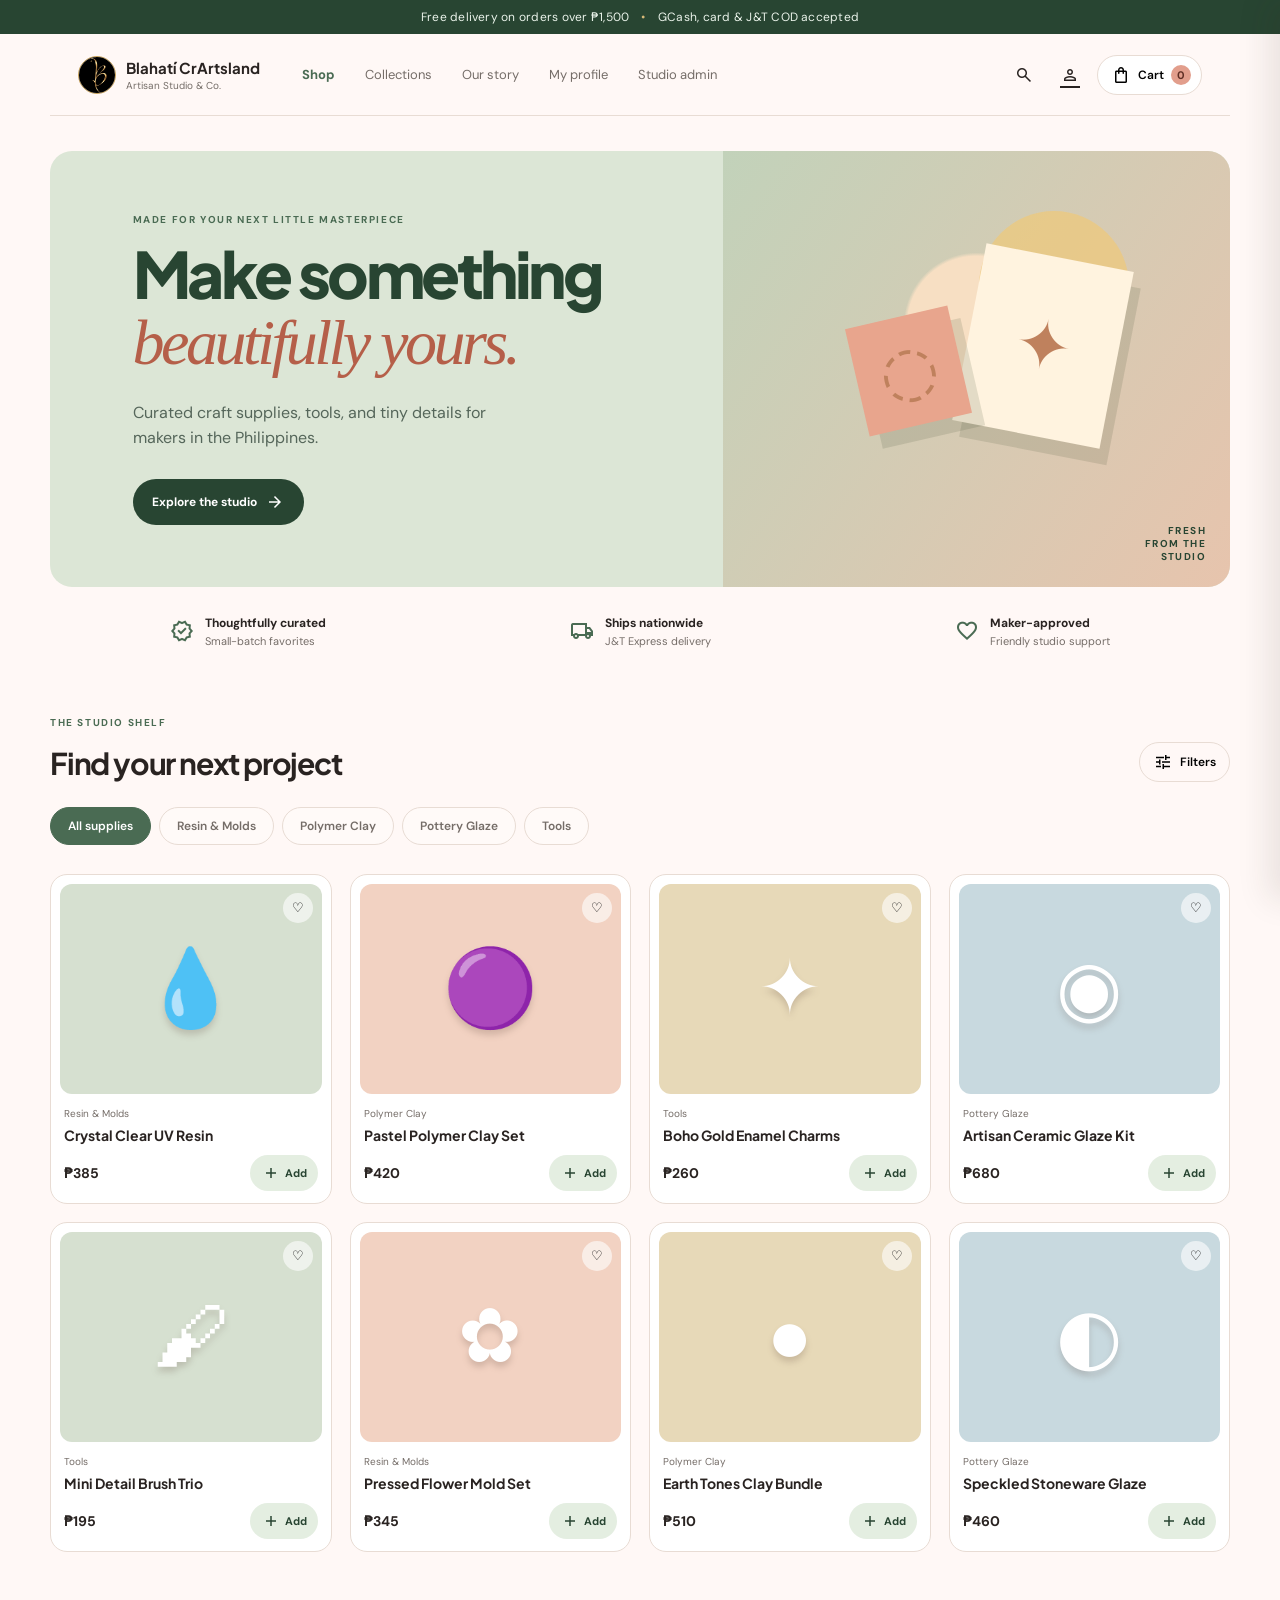
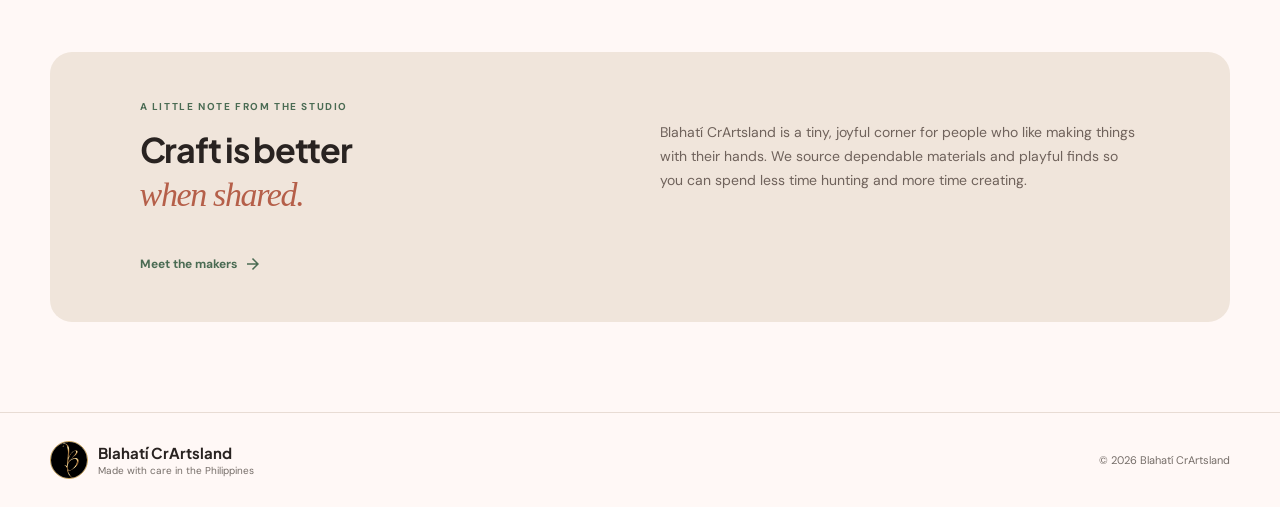
<file: index.html>
<!doctype html>
<html lang="en">
  <head>
    <meta charset="UTF-8" />
    <meta name="viewport" content="width=device-width, initial-scale=1.0" />
    <meta name="description" content="Blahatí CrArtsland — thoughtful craft supplies for your next handmade project." />
    <title>Blahatí CrArtsland | Artisan craft supplies</title>
    <link rel="preconnect" href="https://fonts.googleapis.com" />
    <link rel="preconnect" href="https://fonts.gstatic.com" crossorigin />
    <link href="https://fonts.googleapis.com/css2?family=DM+Sans:wght@400;500;600;700&family=Plus+Jakarta+Sans:wght@500;600;700;800&display=swap" rel="stylesheet" />
    <link href="https://fonts.googleapis.com/css2?family=Material+Symbols+Outlined:FILL@0..1" rel="stylesheet" />
    <link rel="stylesheet" href="styles.css" />
  </head>
  <body>
    <div class="announcement">Free delivery on orders over ₱1,500 <span>•</span> GCash, card & J&T COD accepted</div>
    <header class="site-header">
      <button class="icon-button menu-button" id="menuButton" aria-label="Open navigation"><span class="material-symbols-outlined">menu</span></button>
      <a class="brand" href="#">
        <img class="brand-mark" src="e0f4301b_56d2_4bb4_af0b_9e6e373d805e.jpg/screen.png" alt="Blahatí CrArtsland gold floral monogram" />
        <span><strong>Blahatí CrArtsland</strong><small>Artisan Studio & Co.</small></span>
      </a>
      <nav class="desktop-nav" aria-label="Main navigation">
        <a class="active" data-route="shop" href="#shop">Shop</a><a href="#collections">Collections</a><a href="#about">Our story</a><a data-route="profile" href="#profile">My profile</a><a data-route="admin" href="#admin">Studio admin</a>
      </nav>
      <div class="header-actions">
        <button class="icon-button" aria-label="Search" id="searchButton"><span class="material-symbols-outlined">search</span></button>
        <a class="icon-button" href="#profile" aria-label="Your profile"><span class="material-symbols-outlined">person</span></a>
        <button class="cart-button" id="cartButton"><span class="material-symbols-outlined">shopping_bag</span><span>Cart</span><b id="cartCount">0</b></button>
      </div>
    </header>
    <main id="shopView">
      <section class="hero" id="shop">
        <div class="hero-copy">
          <p class="eyebrow">Made for your next little masterpiece</p>
          <h1>Make something<br /><em>beautifully yours.</em></h1>
          <p class="hero-text">Curated craft supplies, tools, and tiny details for makers in the Philippines.</p>
          <a class="button button-dark" href="#products">Explore the studio <span class="material-symbols-outlined">arrow_forward</span></a>
        </div>
        <div class="hero-art">
          <div class="sun"></div><div class="art-card card-one">✦</div><div class="art-card card-two">◌</div>
          <span class="art-label">fresh<br />from the<br />studio</span>
        </div>
      </section>
      <section class="trust-row" aria-label="Store benefits">
        <div><span class="material-symbols-outlined">verified</span><span><strong>Thoughtfully curated</strong><small>Small-batch favorites</small></span></div>
        <div><span class="material-symbols-outlined">local_shipping</span><span><strong>Ships nationwide</strong><small>J&T Express delivery</small></span></div>
        <div><span class="material-symbols-outlined">favorite</span><span><strong>Maker-approved</strong><small>Friendly studio support</small></span></div>
      </section>
      <section class="catalog" id="products">
        <div class="section-heading"><div><p class="eyebrow">The studio shelf</p><h2>Find your next project</h2></div><button class="filter-button" id="filterButton"><span class="material-symbols-outlined">tune</span> Filters</button></div>
        <div class="category-list" id="categoryList">
          <button class="category active" data-category="All">All supplies</button><button class="category" data-category="Resin & Molds">Resin & Molds</button><button class="category" data-category="Polymer Clay">Polymer Clay</button><button class="category" data-category="Pottery Glaze">Pottery Glaze</button><button class="category" data-category="Tools">Tools</button>
        </div>
        <div class="product-grid" id="productGrid"></div>
      </section>
      <section class="story" id="about"><div><p class="eyebrow">A little note from the studio</p><h2>Craft is better<br /><em>when shared.</em></h2></div><p>Blahatí CrArtsland is a tiny, joyful corner for people who like making things with their hands. We source dependable materials and playful finds so you can spend less time hunting and more time creating.</p><a href="#">Meet the makers <span class="material-symbols-outlined">arrow_forward</span></a></section>
    </main>
    <main id="checkoutView" class="app-view"></main>
    <main id="authView" class="app-view"></main>
    <main id="profileView" class="app-view"></main>
    <main id="adminLoginView" class="app-view"></main>
    <main id="adminView" class="app-view"></main>
    <main id="fulfillmentView" class="app-view"></main>
    <footer><a class="brand" href="#"><img class="brand-mark" src="e0f4301b_56d2_4bb4_af0b_9e6e373d805e.jpg/screen.png" alt="Blahatí CrArtsland gold floral monogram" /><span><strong>Blahatí CrArtsland</strong><small>Made with care in the Philippines</small></span></a><p>© 2026 Blahatí CrArtsland</p></footer>
    <aside class="cart-drawer" id="cartDrawer" aria-label="Shopping cart" aria-hidden="true"><div class="drawer-header"><div><p class="eyebrow">Your studio tray</p><h2>Your cart</h2></div><button class="icon-button" id="closeCart" aria-label="Close cart"><span class="material-symbols-outlined">close</span></button></div><div class="cart-items" id="cartItems"><div class="empty-cart"><span class="material-symbols-outlined">shopping_bag</span><p>Your tray is waiting for a project.</p></div></div><div class="cart-summary"><div><span>Subtotal</span><strong id="cartTotal">₱0</strong></div><p>Shipping calculated at checkout</p><button class="button button-dark checkout-button" id="checkoutButton">Continue to checkout <span class="material-symbols-outlined">arrow_forward</span></button></div></aside>
    <div class="overlay" id="overlay"></div>
    <div class="toast" id="toast">Added to your cart</div>
    <script src="script.js"></script>
  </body>
</html>
</file>
<file: styles.css>
:root{--green:#4a6b53;--deep:#284532;--gold:#c5a059;--cream:#fff8f6;--linen:#fbf3ed;--ink:#292321;--muted:#756d68;--line:#e8dcd4}*{box-sizing:border-box}html{scroll-behavior:smooth}body{margin:0;background:var(--cream);color:var(--ink);font-family:"DM Sans",sans-serif}.announcement{background:var(--deep);color:#eaf3ea;text-align:center;padding:9px 16px;font-size:12px;letter-spacing:.02em}.announcement span{color:#d8b978;margin:0 9px}.site-header{height:82px;max-width:1180px;margin:auto;padding:0 28px;display:flex;align-items:center;gap:42px;border-bottom:1px solid var(--line)}.brand{display:flex;align-items:center;gap:10px;text-decoration:none;color:var(--ink);white-space:nowrap}.brand-mark{width:38px;height:38px;border:1px solid var(--gold);border-radius:50%;display:block;object-fit:cover}.brand strong,.brand small{display:block}.brand strong{font-family:"Plus Jakarta Sans";font-size:15px}.brand small{font-size:10px;color:var(--muted);margin-top:2px}.desktop-nav{display:flex;gap:30px;margin-right:auto}.desktop-nav a{color:var(--muted);font-size:13px;text-decoration:none}.desktop-nav a.active,.desktop-nav a:hover{color:var(--green);font-weight:700}.header-actions{display:flex;align-items:center;gap:8px}.icon-button{border:0;background:none;color:var(--ink);width:38px;height:38px;border-radius:50%;display:grid;place-items:center;cursor:pointer}.icon-button:hover{background:#f1e8e1}.material-symbols-outlined{font-size:20px}.cart-button{height:40px;border:1px solid var(--line);border-radius:24px;background:#fff;padding:0 10px 0 13px;display:flex;align-items:center;gap:7px;cursor:pointer;font:600 12px "DM Sans"}.cart-button b{background:#e29e8c;color:#602f25;min-width:20px;height:20px;border-radius:50%;display:grid;place-items:center;font-size:11px}.menu-button{display:none}.hero{max-width:1180px;margin:35px auto 0;background:#dce6d6;min-height:380px;border-radius:22px;display:flex;overflow:hidden;position:relative}.hero-copy{padding:62px 7%;width:57%;z-index:1}.eyebrow{text-transform:uppercase;letter-spacing:.16em;font-size:10px;color:var(--green);font-weight:700;margin:0 0 15px}.hero h1{font:800 clamp(36px,5vw,65px)/1.02 "Plus Jakarta Sans";letter-spacing:-.055em;margin:0;color:var(--deep)}em{font-family:Georgia,serif;font-weight:400;color:#b55f49}.hero-text{font-size:16px;line-height:1.6;color:#55665a;max-width:390px;margin:24px 0 28px}.button{border:0;border-radius:24px;padding:13px 19px;display:inline-flex;align-items:center;gap:8px;text-decoration:none;font:700 12px "DM Sans";cursor:pointer}.button-dark{background:var(--deep);color:#fff}.button-dark:hover{background:var(--green)}.hero-art{width:43%;position:relative;background:radial-gradient(circle at 50% 40%,#f7dfc3 0 19%,transparent 20%),linear-gradient(125deg,#c2d2ba,#e7c4ad)}.sun{position:absolute;width:150px;height:150px;border-radius:50%;background:#f0c979;opacity:.7;right:20%;top:60px}.art-card{position:absolute;display:grid;place-items:center;background:#fff3df;color:#bf815d;box-shadow:10px 15px 0 rgba(62,70,48,.14);font-size:68px}.card-one{width:150px;height:180px;transform:rotate(11deg);right:22%;top:105px}.card-two{width:105px;height:110px;transform:rotate(-13deg);right:53%;top:165px;background:#e8a58d}.art-label{position:absolute;bottom:24px;right:24px;text-align:right;text-transform:uppercase;letter-spacing:.14em;font-size:10px;color:var(--deep);font-weight:700}.trust-row{max-width:940px;margin:28px auto 68px;display:flex;justify-content:space-between}.trust-row>div{display:flex;align-items:center;gap:11px}.trust-row .material-symbols-outlined{color:var(--green);font-size:24px}.trust-row strong,.trust-row small{display:block}.trust-row strong{font-size:12px}.trust-row small{color:var(--muted);font-size:11px;margin-top:3px}.catalog{max-width:1180px;margin:auto}.section-heading{display:flex;justify-content:space-between;align-items:end}.section-heading h2,.story h2,.drawer-header h2{font:700 30px "Plus Jakarta Sans";letter-spacing:-.04em;margin:0}.filter-button{border:1px solid var(--line);background:transparent;border-radius:20px;padding:9px 13px;display:flex;gap:7px;align-items:center;font:600 12px "DM Sans";cursor:pointer}.category-list{display:flex;gap:8px;overflow:auto;margin:25px 0 26px;padding-bottom:3px}.category{border:1px solid var(--line);background:#fffaf8;border-radius:22px;padding:10px 17px;white-space:nowrap;color:var(--muted);font:600 12px "DM Sans";cursor:pointer}.category.active,.category:hover{background:var(--green);border-color:var(--green);color:#fff}.product-grid{display:grid;grid-template-columns:repeat(4,1fr);gap:18px}.product-card{background:#fff;border:1px solid var(--line);border-radius:17px;padding:9px;position:relative;transition:transform .2s,box-shadow .2s}.product-card:hover{transform:translateY(-4px);box-shadow:0 12px 25px #5d493218}.product-image{height:210px;border-radius:12px;display:grid;place-items:center;overflow:hidden;position:relative}.product-image span{font-size:76px;color:#fff;filter:drop-shadow(0 5px 3px #563c3033)}.product-card:nth-child(4n+1) .product-image{background:#d6e0d0}.product-card:nth-child(4n+2) .product-image{background:#f2d2c2}.product-card:nth-child(4n+3) .product-image{background:#e7d9b8}.product-card:nth-child(4n) .product-image{background:#c8d9df}.heart{position:absolute;right:9px;top:9px;background:#fff9;border:0;border-radius:50%;width:30px;height:30px;cursor:pointer}.product-info{padding:13px 4px 3px}.product-info p{color:var(--muted);font-size:10px;margin:0 0 6px}.product-info h3{font:700 14px "Plus Jakarta Sans";margin:0 0 11px}.product-bottom{display:flex;align-items:center;justify-content:space-between}.price{font-weight:700;font-size:14px}.add-button{background:#e4eee1;border:0;color:var(--deep);border-radius:18px;padding:8px 11px;display:flex;gap:4px;align-items:center;font:700 11px "DM Sans";cursor:pointer}.add-button:hover{background:var(--green);color:#fff}.story{max-width:1180px;margin:100px auto 90px;padding:48px 7%;background:#f0e5db;border-radius:22px;display:grid;grid-template-columns:1fr 1fr;gap:40px;align-items:center}.story p:not(.eyebrow){color:#6f625b;line-height:1.7;font-size:14px;margin:0}.story a{color:var(--green);font-size:12px;font-weight:700;text-decoration:none;display:flex;align-items:center;gap:6px}.story h2{font-size:34px}footer{border-top:1px solid var(--line);padding:28px max(28px,calc((100% - 1180px)/2));display:flex;justify-content:space-between;align-items:center}footer p{font-size:11px;color:var(--muted)}.cart-drawer{position:fixed;z-index:5;right:0;top:0;height:100vh;width:min(420px,100%);background:var(--cream);padding:30px;transform:translateX(100%);transition:transform .25s;display:flex;flex-direction:column;box-shadow:-12px 0 30px #33231b1a}.cart-drawer.open{transform:translateX(0)}.drawer-header{display:flex;justify-content:space-between;align-items:start;border-bottom:1px solid var(--line);padding-bottom:22px}.drawer-header h2{font-size:26px}.cart-items{flex:1;overflow:auto;padding:18px 0}.empty-cart{text-align:center;color:var(--muted);padding-top:100px}.empty-cart .material-symbols-outlined{font-size:35px;color:#c8b8af}.empty-cart p{font-size:13px}.cart-item{display:flex;gap:12px;align-items:center;padding:12px 0;border-bottom:1px solid var(--line)}.cart-item-image{width:58px;height:58px;border-radius:10px;display:grid;place-items:center;font-size:28px}.cart-item h3{font-size:12px;margin:0 0 4px}.cart-item p{font-size:12px;color:var(--muted);margin:0}.quantity{margin-left:auto;display:flex;align-items:center;gap:7px}.quantity button{border:1px solid var(--line);background:#fff;border-radius:50%;width:23px;height:23px;cursor:pointer}.cart-summary{border-top:1px solid var(--line);padding-top:18px}.cart-summary>div{display:flex;justify-content:space-between;font-size:14px}.cart-summary>div strong{font-size:18px}.cart-summary p{font-size:11px;color:var(--muted);margin:8px 0 16px}.checkout-button{width:100%;justify-content:center}.overlay{position:fixed;inset:0;background:#29232166;z-index:4;opacity:0;pointer-events:none;transition:opacity .25s}.overlay.visible{opacity:1;pointer-events:auto}.toast{position:fixed;z-index:10;left:50%;bottom:28px;transform:translate(-50%,20px);opacity:0;background:var(--deep);color:#fff;padding:12px 18px;border-radius:24px;font-size:12px;transition:.25s}.toast.show{opacity:1;transform:translate(-50%,0)}@media(max-width:800px){.site-header{height:68px;padding:0 16px;gap:9px}.menu-button{display:grid}.desktop-nav{display:none}.desktop-nav.mobile-open{display:flex;position:absolute;z-index:3;left:16px;right:16px;top:76px;background:#fff8f6;border:1px solid var(--line);border-radius:14px;padding:14px 16px;box-shadow:0 12px 25px #5d493218;flex-direction:column;gap:14px}.brand{margin-right:auto}.brand strong{font-size:13px}.header-actions{gap:1px}.header-actions .icon-button:first-child{display:none}.cart-button span:not(.material-symbols-outlined){display:none}.hero{margin:16px;border-radius:18px;min-height:490px;display:block}.hero-copy{width:100%;padding:42px 28px}.hero-art{position:absolute;bottom:0;width:100%;height:200px}.trust-row{margin:25px 20px 50px;gap:15px;overflow:auto}.trust-row>div{min-width:160px}.trust-row>div:nth-child(3){display:none}.catalog{padding:0 16px}.section-heading h2{font-size:24px}.product-grid{grid-template-columns:repeat(2,1fr);gap:11px}.product-image{height:155px}.product-card{padding:7px}.product-info h3{font-size:12px}.story{margin:70px 16px;padding:30px 25px;display:block}.story p:not(.eyebrow){margin:22px 0}.story h2{font-size:28px}.story a{margin-top:22px}footer{padding:25px 18px;display:block}footer p{margin-top:18px}}@media(max-width:390px){.brand small{display:none}.product-image{height:135px}}
.app-view{display:none}.screen-shell{max-width:1180px;margin:auto;padding:34px 28px 90px}.screen-header{display:flex;align-items:center;justify-content:space-between;border-bottom:1px solid var(--line);padding-bottom:22px;margin-bottom:28px}.text-link{color:var(--green);font-size:12px;font-weight:700;text-decoration:none;background:none;border:0;cursor:pointer}.screen-grid{display:grid;grid-template-columns:minmax(0,1fr) 340px;gap:24px}.screen-title{font:700 34px "Plus Jakarta Sans";letter-spacing:-.04em;margin:0 0 22px}.panel,.summary-card,.profile-card,.kpi{background:#fff;border:1px solid var(--line);border-radius:16px;padding:20px;box-shadow:0 3px 12px #33231b0b}.checkout-item{display:flex;align-items:center;gap:14px;border-bottom:1px solid var(--line);padding:12px 0}.checkout-item:last-child{border:0}.checkout-item h3{font-size:14px;margin:0 0 4px}.checkout-item small,.muted{color:var(--muted);font-size:12px}.checkout-item>strong{margin-left:auto;font-size:14px}.checkout-icon,.admin-icon{width:58px;height:58px;border-radius:12px;background:#dce6d6;display:grid;place-items:center;font-size:29px}.form-panel{margin-top:20px}.form-panel h2,.summary-card h2{font:700 19px "Plus Jakarta Sans";margin:0 0 18px}.form-grid{display:grid;grid-template-columns:1fr 1fr;gap:15px}label{font-size:11px;font-weight:700;color:var(--muted);display:block}input{display:block;width:100%;margin-top:7px;border:1px solid var(--line);background:#fffaf8;border-radius:10px;padding:11px 12px;font:13px "DM Sans";color:var(--ink)}.summary-card{height:max-content;position:sticky;top:20px}.summary-line{display:flex;justify-content:space-between;padding:12px 0;border-bottom:1px solid var(--line);font-size:13px}.summary-line.total{font-size:17px;border:0;padding-top:18px}.summary-card h3{font-size:13px;margin:22px 0 10px}.choice{border:1px solid var(--line);border-radius:10px;padding:12px;margin:8px 0;color:var(--ink);font-size:12px}.choice input{display:inline;width:auto;margin:0 8px 0 0}.choice small{display:block;color:var(--muted);margin:5px 0 0 23px}.full-width{width:100%;justify-content:center;margin-top:18px}.auth-shell{min-height:calc(100vh - 120px);display:grid;grid-template-columns:1fr 1fr;max-width:980px;margin:auto}.auth-art{padding:100px 10%;background:var(--deep);color:#fff}.auth-art img{width:80px;height:80px;object-fit:cover;border-radius:50%;margin-bottom:80px}.auth-art h1{font:700 43px/1.1 "Plus Jakarta Sans";letter-spacing:-.05em}.auth-art em{color:#dfb46a}.auth-art p:not(.eyebrow){color:#c9d8ca;line-height:1.6;font-size:14px}.auth-form{padding:38px 10%;background:var(--cream)}.auth-form .screen-header{border:0;padding:0;margin-bottom:70px}.auth-tabs{display:flex;background:#f0e5db;border-radius:22px;padding:4px;margin-bottom:25px}.auth-tabs button{flex:1;border:0;background:transparent;padding:11px;border-radius:19px;font-weight:700;color:var(--muted);cursor:pointer}.auth-tabs .selected{background:#fff;color:var(--green);box-shadow:0 2px 5px #33231b14}.auth-form form label{margin:14px 0}.or{text-align:center;color:var(--muted);font-size:11px;margin:25px 0 12px}.social-row{display:flex;gap:10px}.social-row button{flex:1;padding:11px;border:1px solid var(--line);background:#fff;border-radius:10px;font-size:12px}.profile-card{display:flex;align-items:center;gap:16px;margin-bottom:24px;background:#f0e5db}.profile-card h1{font:700 26px "Plus Jakarta Sans";margin:0 0 6px}.avatar{width:70px;height:70px;border-radius:50%;background:var(--green);color:#fff;display:grid;place-items:center;font:700 22px "Plus Jakarta Sans"}.address-list{display:grid;gap:14px;margin-top:18px}.address-card{position:relative}.address-card.selected{border:2px solid var(--green)}.address-card h3{font-size:15px;margin:16px 0 6px}.address-card p{font-size:13px;line-height:1.7;color:var(--muted)}.badge{display:inline-block;border-radius:20px;background:#dcebd9;color:var(--deep);padding:6px 10px;font-size:10px;font-weight:700}.badge.neutral{background:#f0e5db;color:var(--muted)}.profile-stat{display:flex;align-items:baseline;gap:12px;border-bottom:1px solid var(--line);padding:15px 0}.profile-stat strong{font:700 27px "Plus Jakarta Sans";color:var(--green)}.profile-stat span{font-size:12px;color:var(--muted)}.order-row{display:flex;justify-content:space-between;align-items:center;border-bottom:1px solid var(--line);padding:12px 0;font-size:12px}.admin-nav{display:flex;gap:8px;margin-bottom:24px}.admin-nav a{padding:9px 14px;border-radius:20px;text-decoration:none;color:var(--muted);font-size:12px;font-weight:700}.admin-nav a.active,.admin-nav a:hover{background:var(--green);color:#fff}.admin-nav b{background:#e29e8c;border-radius:50%;padding:2px 5px;color:#602f25}.kpi-grid{display:grid;grid-template-columns:repeat(3,1fr);gap:14px;margin-bottom:24px}.kpi{padding:18px}.kpi small,.kpi span{display:block;color:var(--muted);font-size:11px}.kpi strong{display:block;font:700 27px "Plus Jakarta Sans";margin:10px 0 5px;color:var(--green)}.kpi.warning strong{color:#b55f49}.kpi.sales{background:#e7f0e3}.admin-toolbar{display:flex;gap:12px;margin-bottom:18px}.admin-toolbar input{margin:0;flex:1}.admin-products{display:grid;grid-template-columns:1fr 1fr;gap:15px}.admin-product-top{display:flex;gap:12px;align-items:start}.admin-product h3{font:700 14px "Plus Jakarta Sans";margin:4px 0}.admin-product small{color:var(--muted);font-size:10px}.toggle{margin-left:auto}.toggle input{display:none}.toggle span{display:block;width:38px;height:21px;border-radius:20px;background:#ccc}.toggle input:checked+span{background:var(--green)}.admin-edit{display:grid;grid-template-columns:1fr 1fr;gap:12px;border-top:1px dashed var(--line);border-bottom:1px dashed var(--line);padding:14px 0;margin-top:14px}.stock-stepper{display:flex;align-items:center;justify-content:space-between;margin-top:8px}.stock-stepper button{border:1px solid var(--line);background:#fff;border-radius:50%;width:25px;height:25px;cursor:pointer}.admin-actions{display:flex;justify-content:space-between;align-items:center;margin-top:14px}.save-button{border:0;border-radius:18px;padding:8px 12px;background:#e2eee0;color:var(--deep);font:700 11px "DM Sans";cursor:pointer}.pickup{display:flex;align-items:center;justify-content:space-between;margin:25px 0}.jt-badge{display:inline-block;background:#e02020;color:#fff;border-radius:5px;padding:7px 10px;font:800 12px "DM Sans";margin-bottom:14px}.pickup h2{font:700 21px "Plus Jakarta Sans";margin:0 0 7px}.fulfillment-kpis{grid-template-columns:repeat(4,1fr)}.fulfillment-row{display:flex;align-items:center;gap:18px;margin:12px 0}.fulfillment-row>div{flex:1}.fulfillment-row h3{font-size:14px;margin:10px 0 4px}.warning-badge{background:#f6d8c9;color:#9e4d39}
@media(max-width:800px){.screen-shell{padding:24px 16px 70px}.screen-header{margin-bottom:22px}.screen-header .brand-mark{width:34px;height:34px}.screen-grid,.auth-shell{display:block}.screen-title{font-size:28px}.summary-card{position:static;margin-top:18px}.form-grid{grid-template-columns:1fr}.auth-art{padding:38px 26px}.auth-art img{margin-bottom:25px}.auth-art h1{font-size:34px}.auth-form{padding:28px 22px}.auth-form .screen-header{margin-bottom:28px}.profile-card{padding:16px}.kpi-grid,.fulfillment-kpis{grid-template-columns:1fr 1fr}.admin-products{grid-template-columns:1fr}.admin-toolbar{display:block}.admin-toolbar .button{width:100%;justify-content:center;margin-top:10px}.admin-nav{overflow:auto}.pickup,.fulfillment-row{display:block}.pickup .button,.fulfillment-row .button,.fulfillment-row .save-button{margin-top:14px}.fulfillment-row>strong{display:block;margin:12px 0}.screen-header .text-link{font-size:11px}}
.secure-note{display:flex;align-items:center;gap:8px;background:#e7f0e3;color:var(--deep);border-radius:10px;padding:12px;font-size:12px;font-weight:700;margin-bottom:20px}.secure-note .material-symbols-outlined{font-size:18px}.admin-hint{color:var(--muted);font-size:11px;line-height:1.5;margin:17px 0}.admin-auth .auth-art{background:#202f27}
</file>
